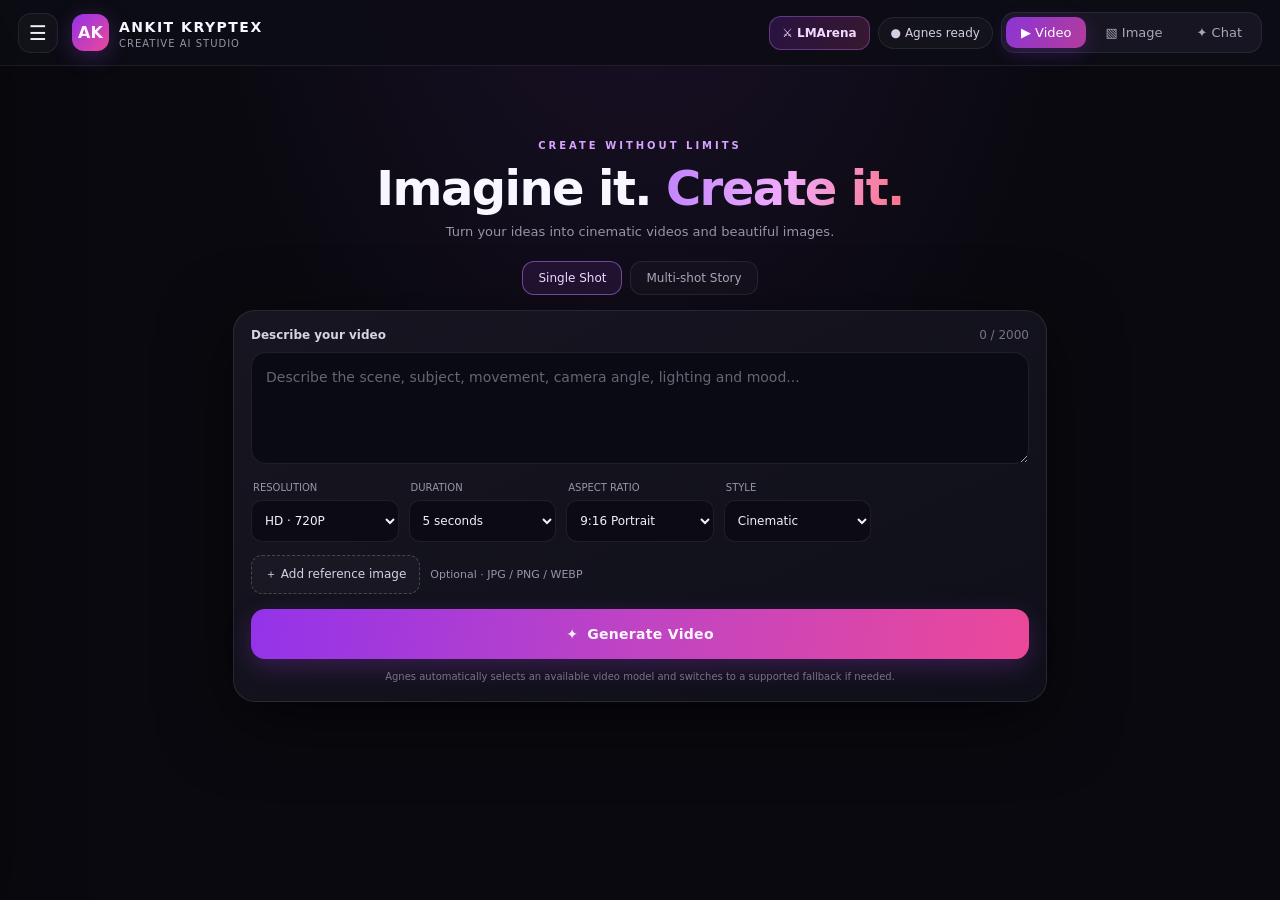
<file: static/index.html>
<!doctype html>
<html lang="en">
<head>
<meta charset="utf-8"><meta name="viewport" content="width=device-width,initial-scale=1,viewport-fit=cover">
<meta name="theme-color" content="#09090f"><title>Ankit Kryptex Studio</title>
<style>
:root{color-scheme:dark;--bg:#09090f;--panel:#11111b;--panel2:#171725;--line:#ffffff14;--muted:#9694a8;--text:#f8f7ff;--purple:#a855f7;--pink:#ec4899;--glow:0 18px 70px #0008;font-family:Inter,ui-sans-serif,system-ui,-apple-system,Segoe UI,sans-serif}
*{box-sizing:border-box}html,body{margin:0;width:100%;min-height:100%;overflow-x:hidden;overflow-y:auto;background:var(--bg);color:var(--text)}button,input,textarea,select{font:inherit}button{cursor:pointer;color:inherit}
body{background:radial-gradient(ellipse at 50% -30%,#542b7d45,transparent 52%),#09090f}
.app{min-height:100dvh;display:flex;flex-direction:column;max-width:100%;overflow:visible}
.top{height:66px;flex:none;display:flex;align-items:center;gap:14px;padding:0 18px;border-bottom:1px solid var(--line);background:#0d0d16eF;backdrop-filter:blur(20px);z-index:5}
.iconbtn{width:40px;height:40px;border:1px solid var(--line);border-radius:13px;background:#ffffff08;display:grid;place-items:center;font-size:20px}
.brand{display:flex;align-items:center;gap:10px;min-width:0}.mark{width:37px;height:37px;border-radius:12px;background:linear-gradient(135deg,#9333ea,#ec4899);display:grid;place-items:center;font-weight:900;box-shadow:0 5px 22px #a855f744}.brand strong{font-size:14px;letter-spacing:1.5px}.brand small{display:block;color:var(--muted);font-size:10px;letter-spacing:1px;margin-top:2px}
.topright{margin-left:auto;display:flex;align-items:center;gap:8px}.pill{border:1px solid var(--line);background:#ffffff08;border-radius:999px;padding:8px 12px;font-size:12px;color:#d6cde4}
.tabs{display:flex;gap:4px;background:#171522;padding:4px;border-radius:14px;border:1px solid var(--line)}.tab{border:0;background:transparent;padding:8px 15px;border-radius:10px;color:#aaa5b7;font-size:13px}.tab.active{background:linear-gradient(120deg,#8b35d6,#b33c9b);color:white;box-shadow:0 5px 18px #8b35d644}
.workspace{flex:1;min-height:0;display:flex;justify-content:center;overflow:visible}.screen{width:min(100%,850px);height:auto;min-height:calc(100dvh - 66px);overflow:visible;padding:clamp(16px,4vw,38px) 18px 40px;scrollbar-width:thin;scrollbar-color:#383044 transparent}
.hero{text-align:center;padding:clamp(12px,4vh,38px) 8px 22px}.eyebrow{font-size:10px;font-weight:800;letter-spacing:3px;color:#d7a3ff}.hero h1{font-size:clamp(29px,6vw,48px);line-height:1.08;margin:12px 0 9px;letter-spacing:-1.6px}.gradient{background:linear-gradient(100deg,#c084fc,#f0abfc,#fb7185);background-clip:text;-webkit-background-clip:text;color:transparent}.hero p{margin:0;color:var(--muted);font-size:13px}
.modebar{display:flex;justify-content:center;gap:8px;margin:0 auto 15px}.mode{padding:9px 15px;border:1px solid var(--line);border-radius:12px;background:#ffffff06;color:#aaa5b7;font-size:12px}.mode.active{border-color:#bd75ef88;background:#a855f71c;color:#efd8ff}
.card{border:1px solid #ffffff17;background:linear-gradient(155deg,#171622f5,#10101af5);border-radius:22px;padding:17px;box-shadow:var(--glow)}
.promptlabel{display:flex;justify-content:space-between;align-items:center;margin:0 0 10px;font-size:12px;color:#d8d2e3;font-weight:700}.counter{color:#777386;font-weight:500}
textarea{width:100%;height:112px;resize:vertical;min-height:85px;max-height:180px;border:1px solid #ffffff16;border-radius:15px;background:#0a0a12;color:white;padding:14px;outline:none;font-size:14px;line-height:1.55}textarea:focus,input:focus,select:focus{border-color:#b66bf2;box-shadow:0 0 0 3px #a855f71c}
textarea::placeholder{color:#676477}
.controls{display:grid;grid-template-columns:repeat(5,minmax(0,1fr));gap:10px;margin-top:14px}.field label{display:block;color:#9995a8;font-size:10px;margin:0 0 7px 2px}.field select{width:100%;height:42px;background:#0c0b14;border:1px solid var(--line);border-radius:11px;color:#f4efff;padding:0 9px;font-size:12px;outline:none}
.refrow{display:flex;align-items:center;gap:10px;margin-top:13px;flex-wrap:wrap}.upload{display:inline-flex;align-items:center;gap:8px;border:1px dashed #ffffff35;background:#ffffff06;border-radius:11px;padding:10px 13px;color:#d8d0e7;font-size:12px}.refname{color:#9d91ad;font-size:11px;overflow:hidden;text-overflow:ellipsis;white-space:nowrap;max-width:220px}.hidden{display:none!important}
.generate{width:100%;height:50px;border:0;border-radius:14px;margin-top:15px;background:linear-gradient(100deg,#9333ea,#c044c3,#ec4899);font-weight:800;font-size:14px;letter-spacing:.3px;box-shadow:0 8px 25px #a13bd844;display:flex;align-items:center;justify-content:center;gap:9px}.generate:disabled{opacity:.55;cursor:wait}
.note{font-size:10px;color:#777386;text-align:center;margin:10px 0 0;line-height:1.5}
.result{margin-top:16px;display:none}.result.show{display:block}.resultbox{border:1px solid var(--line);border-radius:17px;background:#0c0c14;padding:12px}.resulthead{display:flex;justify-content:space-between;align-items:center;margin-bottom:10px;font-size:12px}.resulthead span{color:#a9a1b6}.preview{width:100%;max-height:430px;object-fit:contain;border-radius:12px;background:#050509}.resultactions{display:flex;gap:8px;margin-top:10px}.smallbtn{border:1px solid var(--line);border-radius:10px;background:#ffffff09;padding:9px 12px;font-size:11px}.progress{height:5px;border-radius:9px;background:#282333;overflow:hidden;margin-top:10px}.progress i{display:block;width:36%;height:100%;background:linear-gradient(90deg,#9333ea,#ec4899);animation:loading 1.2s infinite alternate}@keyframes loading{to{width:94%}}
/* Full-screen generation workspace */
.genmodal{position:fixed;inset:0;z-index:20;background:radial-gradient(ellipse at 50% 0%,#542b7d38,transparent 55%),#09090f;display:none;flex-direction:column}
.genmodal.open{display:flex}
.genhead{height:66px;flex:none;display:flex;align-items:center;gap:12px;padding:0 18px;border-bottom:1px solid var(--line);background:#0d0d16}
.genhead strong{font-size:14px}.genhead small{display:block;color:var(--muted);font-size:10px;margin-top:3px}
.genclose{margin-left:auto;width:40px;height:40px;border:1px solid var(--line);border-radius:12px;background:#ffffff09;font-size:24px}
.gencontent{width:min(760px,100%);margin:0 auto;padding:clamp(18px,5vh,44px) 18px 30px;overflow:auto;flex:1}
.genstatuscard{border:1px solid #ffffff1c;border-radius:22px;background:linear-gradient(150deg,#171622,#10101a);padding:clamp(18px,4vw,30px);box-shadow:var(--glow)}
.genbadge{display:inline-flex;align-items:center;gap:8px;border:1px solid #a855f755;background:#a855f71b;color:#e8caff;padding:7px 11px;border-radius:999px;font-size:11px}
.genpulse{width:7px;height:7px;border-radius:50%;background:#c084fc;box-shadow:0 0 12px #c084fc;animation:pulse 1.1s infinite alternate}
@keyframes pulse{to{opacity:.35;transform:scale(.75)}}
.genstatuscard h1{font-size:clamp(24px,5vw,36px);margin:18px 0 8px;letter-spacing:-1px}
.genprompt{color:#a8a2b4;font-size:12px;line-height:1.6;overflow-wrap:anywhere;margin:0 0 22px}
.genprogressline{display:flex;justify-content:space-between;gap:10px;color:#bcb5ca;font-size:12px;margin-bottom:9px}
.genbar{height:9px;background:#292435;border-radius:20px;overflow:hidden}
.genbar i{display:block;width:0;height:100%;border-radius:20px;background:linear-gradient(90deg,#9333ea,#ec4899);transition:width .4s}
.genbar.indeterminate i{width:35%;animation:genmove 1.25s ease-in-out infinite alternate}
@keyframes genmove{to{transform:translateX(185%)}}
.genfoot{color:#777386;font-size:11px;line-height:1.6;margin-top:15px}
.genpreview{margin-top:18px}.genpreview video{display:block;width:100%;max-height:55vh;object-fit:contain;background:#050509;border-radius:14px}
.genactions{display:flex;gap:9px;flex-wrap:wrap;margin-top:13px}
.genreturn{position:fixed;right:16px;bottom:18px;z-index:19;border:1px solid #b66bf2;background:linear-gradient(110deg,#7e22ce,#be328c);border-radius:999px;padding:12px 16px;box-shadow:0 8px 30px #0009;font-size:12px;font-weight:800;display:none}
.genreturn.show{display:block}
.chatpanel{display:none;border:1px solid #ffffff18;background:linear-gradient(155deg,#171622f5,#10101af5);border-radius:20px;overflow:hidden;box-shadow:var(--glow)}
.chatpanel.active{display:flex;flex-direction:column;min-height:55vh;height:calc(100dvh - 250px);max-height:720px}
.chatbar{display:flex;align-items:center;gap:10px;padding:13px;border-bottom:1px solid var(--line)}
.chatbar label{font-size:10px;color:#aaa}
.chatbar select{flex:1;min-width:0;height:38px;background:#0c0b14;border:1px solid var(--line);border-radius:10px;color:#f4efff;padding:0 9px;font-size:11px}
.chatclose{flex:none;width:36px;height:36px;border:1px solid var(--line);border-radius:11px;background:#ffffff09;font-size:23px;line-height:1}
.chatmessages{flex:1;overflow:auto;padding:16px;display:flex;flex-direction:column;gap:12px}
.chatbubble{max-width:90%;padding:12px 14px;border-radius:15px;font-size:13px;line-height:1.6;white-space:pre-wrap;overflow-wrap:anywhere}
.chatbubble.user{align-self:flex-end;background:linear-gradient(120deg,#7430b8,#a33b9c)}
.chatbubble.assistant{align-self:flex-start;background:#211e2c;border:1px solid var(--line)}
.chatcomposer{display:flex;gap:9px;padding:12px;border-top:1px solid var(--line)}
.chatcomposer textarea{height:52px;min-height:52px;max-height:110px;resize:vertical;flex:1}
.chatcomposer button{width:54px;border:0;border-radius:12px;background:linear-gradient(120deg,#9333ea,#ec4899);font-size:18px}
.chatmodelnote{padding:0 14px 10px;color:#777386;font-size:10px}
@media(max-width:620px){.controls{grid-template-columns:repeat(2,minmax(0,1fr))}.chatpanel.active{height:calc(100dvh - 205px);min-height:55vh}.chatbubble{max-width:95%}}
@media(max-width:620px){.genhead{height:60px;padding:0 12px}.gencontent{padding:16px 12px}.genstatuscard{border-radius:18px}}
/* Drawer and history */
.scrim{position:fixed;inset:0;background:#0009;z-index:9;opacity:0;pointer-events:none;transition:.22s}.scrim.open{opacity:1;pointer-events:auto}.drawer{position:fixed;z-index:10;left:0;top:0;bottom:0;width:min(310px,85vw);background:#10101a;border-right:1px solid var(--line);transform:translateX(-105%);transition:.24s;padding:20px;display:flex;flex-direction:column;box-shadow:var(--glow)}.drawer.open{transform:translateX(0)}.drawerhead{display:flex;align-items:center;justify-content:space-between;margin-bottom:30px}.drawerlink{width:100%;text-align:left;border:1px solid transparent;background:transparent;padding:14px;border-radius:12px;color:#d6d0e1;margin:3px 0;font-size:14px}.drawerlink.active,.drawerlink:hover{background:#a855f71b;border-color:#a855f733}.drawerfoot{margin-top:auto;color:#777386;font-size:11px;line-height:1.6}
.overlay{position:fixed;inset:0;background:#09090f;z-index:8;display:none;flex-direction:column}.overlay.open{display:flex}.subtop{height:66px;border-bottom:1px solid var(--line);display:flex;align-items:center;gap:12px;padding:0 16px}.subtop h2{font-size:16px;margin:0}.subbody{flex:1;overflow:auto;padding:18px;max-width:900px;width:100%;margin:0 auto}.historytabs{display:flex;gap:8px;margin-bottom:15px}.historytab{border:1px solid var(--line);border-radius:11px;background:#ffffff08;padding:9px 15px;color:#aaa;font-size:12px}.historytab.active{background:#a855f725;color:#fff;border-color:#a855f766}.historytools{display:flex;gap:8px;align-items:center;flex-wrap:wrap;margin-bottom:14px}.historytools button{border:1px solid var(--line);border-radius:10px;background:#ffffff08;padding:8px 12px;font-size:11px}.historytools .danger{color:#ff9baf;border-color:#f8717144}.historygrid{display:grid;grid-template-columns:repeat(auto-fill,minmax(155px,1fr));gap:12px}.historyitem{position:relative;border:1px solid var(--line);border-radius:14px;background:#14131e;overflow:hidden}.historyitem img,.historyitem video{width:100%;height:130px;object-fit:cover;background:#08080d;display:block}.historymeta{padding:9px}.historymeta p{font-size:11px;color:#d9d2e5;margin:0 0 6px;display:-webkit-box;-webkit-line-clamp:2;-webkit-box-orient:vertical;overflow:hidden}.historymeta small{color:#817b8d;font-size:9px}.selectbox{position:absolute;top:8px;left:8px;width:19px;height:19px;accent-color:#a855f7}.dots{position:absolute;top:6px;right:6px;border:1px solid #ffffff2a;border-radius:8px;background:#09090ddd;width:29px;height:29px}.itemmenu{position:absolute;right:7px;top:39px;z-index:3;background:#211d2b;border:1px solid var(--line);border-radius:10px;padding:5px;min-width:110px;box-shadow:var(--glow)}.itemmenu button{width:100%;text-align:left;border:0;background:transparent;padding:8px;font-size:11px;border-radius:6px}.empty{padding:48px 12px;text-align:center;color:#898397;border:1px dashed #ffffff20;border-radius:15px;font-size:13px;grid-column:1/-1}
@media(max-width:620px){.top{height:60px;padding:0 10px;gap:9px}.brand strong{font-size:11px;letter-spacing:1px}.brand small{font-size:9px}.mark{width:34px;height:34px}.pill{display:none}.screen{padding:14px 12px 20px}.hero{padding:18px 4px}.hero p{font-size:11px}.card{padding:12px;border-radius:18px}.controls{grid-template-columns:repeat(2,minmax(0,1fr));gap:9px}.tabs .tab{padding:8px 11px;font-size:11px}.modebar{margin-bottom:12px}.historygrid{grid-template-columns:repeat(2,minmax(0,1fr))}}
 .arenaTopBtn{border:1px solid #b66bf266;background:linear-gradient(110deg,#9333ea33,#ec489933);color:#f1d9ff;border-radius:12px;padding:9px 12px;font-size:12px;font-weight:750;white-space:nowrap}.arenaTopBtn:active{transform:scale(.97)}
</style></head>
<body>
<div class="app">
<header class="top">
<button class="iconbtn" id="menuBtn" aria-label="Open menu">☰</button>
<div class="brand"><div class="mark">AK</div><div><strong>ANKIT KRYPTEX</strong><small>CREATIVE AI STUDIO</small></div></div>
<div class="topright"><button class="arenaTopBtn" id="arenaBtn" type="button">⚔ LMArena</button><span class="pill" id="apiBadge">● Agnes ready</span><div class="tabs"><button class="tab active" data-tab="video">▶ Video</button><button class="tab" data-tab="image">▧ Image</button><button class="tab" data-tab="chat">✦ Chat</button></div></div>
</header>
<div class="workspace"><main class="screen">
<section class="hero"><div class="eyebrow">CREATE WITHOUT LIMITS</div><h1>Imagine it. <span class="gradient">Create it.</span></h1><p>Turn your ideas into cinematic videos and beautiful images.</p></section>
<div class="modebar" id="videoModes"><button class="mode active" data-mode="single">Single Shot</button><button class="mode" data-mode="multi">Multi-shot Story</button></div>
<section class="card">
<div class="promptlabel"><span id="promptTitle">Describe your video</span><span class="counter" id="counter">0 / 2000</span></div>
<textarea id="prompt" maxlength="2000" placeholder="Describe the scene, subject, movement, camera angle, lighting and mood..."></textarea>
<div class="controls">
<div class="field" id="resolutionField"><label>RESOLUTION</label><select id="resolution"><option value="720P">HD · 720P</option><option value="1080P">Full HD · 1080P</option><option value="1K">1K</option><option value="2K">2K</option></select></div>
<div class="field" id="durationField"><label>DURATION</label><select id="duration"><option value="4">4 seconds</option><option value="5" selected>5 seconds</option><option value="6">6 seconds</option><option value="8">8 seconds</option><option value="10">10 seconds</option><option value="12">12 seconds</option></select></div>
<div class="field"><label>ASPECT RATIO</label><select id="ratio"><option value="9:16">9:16 Portrait</option><option value="16:9">16:9 Landscape</option><option value="1:1">1:1 Square</option><option value="4:3">4:3</option><option value="3:4">3:4</option><option value="21:9">21:9 Cinema</option></select></div>
<div class="field hidden" id="modelField" aria-hidden="true"><select id="modelSelect" tabindex="-1"></select></div>
<div class="field" id="qualityField"><label>STYLE</label><select id="style"><option value="cinematic">Cinematic</option><option value="realistic">Photorealistic</option><option value="anime">Anime</option><option value="3d">3D Render</option><option value="artistic">Artistic</option></select></div>
</div>
<div class="refrow"><label class="upload" for="reference">＋ Add reference image</label><input class="hidden" type="file" id="reference" accept="image/*"><span class="refname" id="refname">Optional · JPG / PNG / WEBP</span><button class="smallbtn hidden" id="clearRef">Remove</button></div>
<button class="generate" id="generate" type="button"><span>✦</span><span id="generateText">Generate Video</span></button>
<p class="note" id="disclaimer">Video generation uses Agnes AI. HD and higher resolutions may use a different model and have different plan costs.</p>
<div class="result" id="result"><div class="resultbox"><div class="resulthead"><strong id="resultTitle">Your creation</strong><span id="resultState">Ready</span></div><div id="preview"></div><div class="resultactions"><button class="smallbtn" id="downloadCurrent">↓ Download</button><button class="smallbtn" id="saveCurrent">Save to History</button></div></div></div>
</section>
<section class="chatpanel" id="chatPanel">
 <div class="chatbar"><strong>Agnes Chat</strong><label for="chatModel">MODEL</label><select id="chatModel">
  <option value="agnes-1.5-flash">Agnes 1.5 Flash · Fast chatting</option>
  <option value="agnes-2.0-flash">Agnes 2.0 Flash · Chat, coding, reasoning</option>
  <option value="agnes-2.5-flash" selected>Agnes 2.5 Flash · Advanced coding & reasoning</option>
  <option value="agnes-2.5-pro-alpha">Agnes 2.5 Pro Alpha · Auto fallback</option>
  <option value="agnes-3.0-flash">Agnes 3.0 Flash · Newer text model</option>
 </select><button class="chatclose" id="closeChat" aria-label="Back to video and image">×</button></div>
 <div class="chatmessages" id="chatMessages"><div class="chatbubble assistant">Hi! Main Agnes AI hoon. Aap mujhse chat, coding aur reasoning ke questions pooch sakte ho.</div></div>
 <div class="chatcomposer"><textarea id="chatInput" placeholder="Message Agnes..." maxlength="6000"></textarea><button id="chatSend" aria-label="Send message">➤</button></div>
 <div class="chatmodelnote" id="chatModelNote">Selected model unavailable hua to supported fallback model automatically try hoga.</div>
</section>
</main></div>
</div>
<div class="scrim" id="scrim"></div>
<aside class="drawer" id="drawer"><div class="drawerhead"><div class="brand"><div class="mark">AK</div><div><strong>ANKIT KRYPTEX</strong><small>STUDIO MENU</small></div></div><button class="iconbtn" id="closeDrawer">×</button></div>
<button class="drawerlink active" data-page="home">⌂　 Home</button><button class="drawerlink" data-page="history">◷　 History</button><button class="drawerlink" data-page="subscription">✧　 Subscription</button><button class="drawerlink" data-page="settings">⚙　 Settings</button><button class="drawerlink" data-page="arena">⚔　 LMArena</button><div class="drawerfoot">Your creations are saved in this browser. History auto-clears after 3 days.</div></aside>
<section class="overlay" id="historyPage"><div class="subtop"><button class="iconbtn backHome">‹</button><h2>Creation History</h2><span class="pill" style="margin-left:auto">Auto-delete · 3 days</span></div><div class="subbody"><div class="historytabs"><button class="historytab active" data-history="video">Video History</button><button class="historytab" data-history="image">Image History</button></div><div class="historytools"><button id="selectAll">Select all</button><button id="deleteSelected" class="danger">Delete selected</button><span id="historyCount" style="color:#898397;font-size:11px;margin-left:auto"></span></div><div class="historygrid" id="historyGrid"></div></div></section>
<section class="overlay" id="subscriptionPage"><div class="subtop"><button class="iconbtn backHome">‹</button><h2>Subscription</h2></div><div class="subbody"><div class="card"><div class="eyebrow">YOUR PLAN</div><h2 style="font-size:28px;margin:10px 0">Agnes API Plan</h2><p style="color:#aaa;font-size:13px;line-height:1.7">Generation availability, credits and charges are controlled by the Agnes API key connected to the backend. Ankit Kryptex does not currently sell or charge for a subscription here.</p><a href="https://platform.agnes-ai.com" target="_blank" rel="noopener" style="color:#d9a7ff;font-size:13px">Manage Agnes API access ↗</a></div></div></section>
<section class="overlay" id="arenaPage">
 <div class="subtop"><button class="iconbtn backHome">‹</button><h2>LMArena</h2><span class="pill" style="margin-left:auto">External service</span></div>
 <div class="subbody">
  <div class="card" style="margin-bottom:14px">
   <div class="eyebrow">AI MODEL ARENA</div>
   <h2 style="font-size:25px;margin:10px 0">Compare AI models</h2>
   <p style="color:#aaa;font-size:13px;line-height:1.7">LMArena is an independent service. If its website allows embedding, it will appear below. Otherwise use the Open LMArena button.</p>
   <a href="https://lmarena.ai/" target="_blank" rel="noopener noreferrer" class="smallbtn" style="display:inline-flex;text-decoration:none">↗ Open LMArena</a>
  </div>
  <div class="card" style="padding:8px">
   <iframe title="LMArena" src="https://lmarena.ai/" loading="lazy" referrerpolicy="strict-origin-when-cross-origin" allow="clipboard-read; clipboard-write" style="display:block;width:100%;height:70vh;min-height:520px;border:0;border-radius:14px;background:#fff" sandbox="allow-scripts allow-same-origin allow-forms allow-popups allow-popups-to-escape-sandbox"></iframe>
  </div>
  <div class="card" style="margin-top:14px">
   <strong>API integration</strong>
   <p style="color:#aaa;font-size:13px;line-height:1.7">Disabled — LMArena has no verified public developer API for this integration. We will only enable this after an official supported API becomes available. Private endpoints or account-session workarounds will not be used.</p>
  </div>
  <p class="note">LMArena usage happens on LMArena. Showing it here does not make its ads or views your ad revenue.</p>
 </div>
</section>
<section class="overlay" id="settingsPage"><div class="subtop"><button class="iconbtn backHome">‹</button><h2>Settings</h2></div><div class="subbody"><div class="card"><strong>Storage & privacy</strong><p style="color:#aaa;font-size:13px;line-height:1.7">History is stored only in this browser on this device. Entries are automatically removed after 3 days. Clearing browser data also clears history. Your Agnes API key stays on the server and is never sent to this page.</p><button class="smallbtn" id="clearHistoryAll">Clear all history</button></div></div></section>
<section class="genmodal" id="generationModal" aria-live="polite">
 <header class="genhead"><div class="mark">AK</div><div><strong id="genHeadTitle">VIDEO GENERATION</strong><small>ANKIT KRYPTEX AI STUDIO</small></div><button class="genclose" id="closeGeneration" aria-label="Close generation interface">×</button></header>
 <div class="gencontent"><div class="genstatuscard">
  <span class="genbadge"><i class="genpulse" id="genPulse"></i><span id="genBadgeText">Preparing</span></span>
  <h1 id="genTitle">Your video is being created</h1>
  <p class="genprompt" id="genPrompt"></p>
  <div class="genprogressline"><span id="genStatus">Starting request…</span><strong id="genPercent">—</strong></div>
  <div class="genbar indeterminate" id="genBar"><i id="genBarFill"></i></div>
  <p class="genfoot" id="genFoot">Keep this page open while Agnes processes your video. You can close this screen with ×; generation will continue in the background.</p>
  <div class="genpreview" id="genPreview"></div>
  <div class="genactions hidden" id="genActions"><button class="smallbtn" id="genDownload">↓ Download video</button><button class="smallbtn" id="genSave">✓ Saved in History</button></div>
 </div></div>
</section>
<button class="genreturn" id="returnGeneration">↗ Return to video generation</button>
<script>
const $=s=>document.querySelector(s);
const all=s=>Array.from(document.querySelectorAll(s));
const API_BASE='https://ankit-kryptex-ai.onrender.com';
let activeTab='video',videoMode='single',historyType='video',referenceData='',currentResult=null,selected=new Set();
const HISTORY_KEY='akStudioHistoryV1',THREE_DAYS=3*24*60*60*1000;
function getHistory(){try{return JSON.parse(localStorage.getItem(HISTORY_KEY)||'[]')}catch{return []}}
function setHistory(items){localStorage.setItem(HISTORY_KEY,JSON.stringify(items))}
function cleanHistory(){const now=Date.now();const items=getHistory().filter(x=>now-x.created<THREE_DAYS);setHistory(items);return items}
function drawer(open){$('#drawer').classList.toggle('open',open);$('#scrim').classList.toggle('open',open)}
function showPage(name){['history','subscription','settings','arena'].forEach(p=>$('#'+p+'Page').classList.toggle('open',p===name));drawer(false);if(name==='history')renderHistory()}
function home(){['history','subscription','settings','arena'].forEach(p=>$('#'+p+'Page').classList.remove('open'));drawer(false)}
$('#arenaBtn').onclick=()=>showPage('arena');
$('#menuBtn').onclick=()=>drawer(true);$('#closeDrawer').onclick=()=>drawer(false);$('#scrim').onclick=()=>drawer(false);all('.backHome').forEach(b=>b.onclick=home);
all('.drawerlink').forEach(b=>b.onclick=()=>{const p=b.dataset.page;if(p==='home')home();else showPage(p)});
function switchTab(tab){
 activeTab=tab;all('.tab').forEach(b=>b.classList.toggle('active',b.dataset.tab===tab));
 const chat=tab==='chat';$('#videoModes').classList.toggle('hidden',tab!=='video');$('.card').classList.toggle('hidden',chat);$('#chatPanel').classList.toggle('active',chat);
 $('#durationField').classList.toggle('hidden',tab!=='video');$('#resolutionField').classList.toggle('hidden',chat);$('#qualityField').classList.toggle('hidden',tab!=='video');$('#refrow')?.classList.toggle('hidden',chat);
 $('#modelField').classList.add('hidden');
 $('#resolution').innerHTML=tab==='video'?'<option value="720P">HD · 720P</option><option value="1080P">Full HD · 1080P</option><option value="1K">1K</option><option value="2K">2K</option>':'<option value="1K">1K</option><option value="2K">2K</option><option value="3K">3K</option><option value="4K">4K</option>';
 const opts=tab==='video'?[['agnes-video-2.5-flash','Agnes Video 2.5 Flash']]:[['agnes-image-2.0-flash','Agnes Image 2.0 Flash'],['agnes-image-2.1-flash','Agnes Image 2.1 Flash · Editing'],['agnes-image-2.0','Agnes-Image-2.0 · Advanced']];
 $('#modelSelect').innerHTML=opts.map((o,i)=>'<option value="'+o[0]+'" '+(i===0?'selected':'')+'>'+o[1]+'</option>').join('');
 $('#promptTitle').textContent=tab==='video'?'Describe your video':'Describe your image';$('#prompt').placeholder=tab==='video'?'Describe the scene, subject, movement, camera angle, lighting and mood...':'Describe the image you want to create...';
 $('#generateText').textContent=tab==='video'?'Generate Video':'Generate Image';$('#disclaimer').textContent=tab==='video'?'Agnes automatically selects an available video model and switches to a supported fallback if needed.':'Agnes automatically selects an available image model and switches to a supported fallback if needed.';
 $('#result').classList.remove('show');currentResult=null;
}
all('.tab').forEach(b=>b.onclick=()=>switchTab(b.dataset.tab));
all('.mode').forEach(b=>b.onclick=()=>{videoMode=b.dataset.mode;all('.mode').forEach(x=>x.classList.toggle('active',x===b))});
$('#prompt').addEventListener('input',()=>$('#counter').textContent=$('#prompt').value.length+' / 2000');
$('#reference').onchange=async e=>{const f=e.target.files[0];if(!f)return;if(f.size>8*1024*1024){alert('Reference image 8 MB se chhoti honi chahiye.');e.target.value='';return}referenceData=await new Promise((resolve,reject)=>{const r=new FileReader();r.onload=()=>resolve(r.result);r.onerror=reject;r.readAsDataURL(f)});$('#refname').textContent=f.name;$('#clearRef').classList.remove('hidden')};
$('#clearRef').onclick=()=>{referenceData='';$('#reference').value='';$('#refname').textContent='Optional · JPG / PNG / WEBP';$('#clearRef').classList.add('hidden')};
function addHistory(item){const items=cleanHistory();items.unshift(item);setHistory(items.slice(0,100))}
function displayResult(item){currentResult=item;$('#result').classList.add('show');$('#resultTitle').textContent=item.type==='video'?'Your video':'Your image';$('#resultState').textContent='Completed';$('#preview').innerHTML='';if(item.type==='video'){const v=document.createElement('video');v.className='preview';v.controls=true;v.playsInline=true;v.src=item.url;$('#preview').append(v)}else{const img=document.createElement('img');img.className='preview';img.src=item.url;img.alt='Generated image';$('#preview').append(img)}}
async function downloadItem(item){const url=API_BASE+'/api/media/download?url='+encodeURIComponent(item.url);const a=document.createElement('a');a.href=url;a.download='ankit-kryptex-'+item.type;a.click()}
$('#downloadCurrent').onclick=()=>currentResult&&downloadItem(currentResult);
$('#saveCurrent').onclick=()=>{if(!currentResult)return;const exists=getHistory().some(x=>x.id===currentResult.id);if(!exists)addHistory(currentResult);$('#saveCurrent').textContent='Saved ✓';setTimeout(()=>$('#saveCurrent').textContent='Saved in History',1800)};
let activeGenerationItem=null, generationOpen=false;
function openGeneration(){generationOpen=true;$('#generationModal').classList.add('open');$('#returnGeneration').classList.remove('show')}
function closeGeneration(){generationOpen=false;$('#generationModal').classList.remove('open');$('#returnGeneration').classList.add('show')}
$('#closeGeneration').onclick=closeGeneration;
$('#returnGeneration').onclick=openGeneration;
function setGenProgress(status,progress=null,detail=''){
 $('#genStatus').textContent=status;
 if(Number.isFinite(Number(progress))&&progress!==null&&progress!==''){
  const pct=Math.max(0,Math.min(100,Number(progress)));
  $('#genPercent').textContent=Math.round(pct)+'%';
  $('#genBar').classList.remove('indeterminate');
  $('#genBarFill').style.width=pct+'%';
 }else{
  $('#genPercent').textContent='Working…';
  $('#genBar').classList.add('indeterminate');
  $('#genBarFill').style.width='';
 }
 if(detail)$('#genFoot').textContent=detail;
}
function showGenError(message){
 $('#genBadgeText').textContent='Generation failed';
 $('#genPulse').style.display='none';
 $('#genTitle').textContent='Generation could not be completed';
 $('#genStatus').textContent='Error';
 $('#genPercent').textContent='—';
 $('#genBar').classList.remove('indeterminate');
 $('#genBarFill').style.width='0%';
 $('#genFoot').textContent=message;
 $('#genPreview').innerHTML='';
 $('#genActions').classList.add('hidden');
}
function showGenVideo(item){
 $('#genHeadTitle').textContent='VIDEO GENERATION';
 activeGenerationItem=item;
 $('#genBadgeText').textContent='Video ready';
 $('#genPulse').style.display='none';
 $('#genTitle').textContent='Your video is ready!';
 $('#genStatus').textContent='Completed';
 $('#genPercent').textContent='100%';
 $('#genBar').classList.remove('indeterminate');
 $('#genBarFill').style.width='100%';
 $('#genFoot').textContent='Your video has been saved in History on this device.';
 $('#genPreview').innerHTML='';
 const v=document.createElement('video');v.controls=true;v.playsInline=true;v.preload='metadata';v.src=item.url;$('#genPreview').append(v);
 $('#genActions').classList.remove('hidden');
 $('#genDownload').onclick=()=>downloadItem(item);
 $('#genSave').textContent='✓ Saved in History';
}
async function readJson(response){const raw=await response.text();try{return JSON.parse(raw)}catch{return {detail:raw.slice(0,700)||'Server returned an empty response.'}}}
async function generate(){
 const rawPrompt=$('#prompt').value.trim();if(!rawPrompt){$('#prompt').focus();return}
 const style=$('#style').value;
 const styleText={cinematic:'cinematic lighting and camera work',realistic:'photorealistic realistic visual style',anime:'anime visual style','3d':'high-quality 3D rendered visual style',artistic:'artistic illustration style'}[style]||'';
 const prompt=rawPrompt+(styleText?'\nVisual style: '+styleText+'.':'');
 const btn=$('#generate');btn.disabled=true;$('#generateText').textContent='Creating…';
 if(activeTab==='image'){
  $('#genHeadTitle').textContent='IMAGE GENERATION';
  $('#genBadgeText').textContent='Connecting to Agnes';$('#genPulse').style.display='block';
  $('#genTitle').textContent='Your image is being created';$('#genPrompt').textContent=prompt;
  $('#genPreview').innerHTML='';$('#genActions').classList.add('hidden');
  setGenProgress('Sending image request…',null,'Agnes is creating your image. You can close this screen with × and reopen it using the purple Return button.');
  openGeneration();
  try{
   const r=await fetch(API_BASE+'/api/media/image',{method:'POST',headers:{'Content-Type':'application/json'},body:JSON.stringify({prompt,model:$('#modelSelect').value,ratio:$('#ratio').value,resolution:$('#resolution').value,reference_image:referenceData||null})});
   const d=await readJson(r);if(!r.ok)throw new Error((d.detail||'Image generation failed')+(d.code?' ['+d.code+']':''));
   if(!d.url)throw new Error('Agnes response mein image URL nahi mila.');
   const item={id:crypto.randomUUID(),type:'image',url:d.url,prompt,created:Date.now(),model:d.model};addHistory(item);displayResult(item);
   $('#genBadgeText').textContent='Image ready';$('#genPulse').style.display='none';
   $('#genTitle').textContent='Your image is ready!';$('#genStatus').textContent='Completed';$('#genPercent').textContent='100%';
   $('#genBar').classList.remove('indeterminate');$('#genBarFill').style.width='100%';
   $('#genFoot').textContent='Your image has been saved in History on this device.';$('#genPreview').innerHTML='';
   const img=document.createElement('img');img.className='preview';img.src=item.url;img.alt='Generated image';$('#genPreview').append(img);
   $('#genActions').classList.remove('hidden');$('#genDownload').textContent='↓ Download image';$('#genDownload').onclick=()=>downloadItem(item);$('#genSave').textContent='✓ Saved in History';
  }catch(e){showGenError(e.message||'Image generation failed.');}
  finally{btn.disabled=false;$('#generateText').textContent='Generate Image'}
  return;
 }
 $('#genBadgeText').textContent='Connecting to Agnes';
 $('#genPulse').style.display='block';
 $('#genTitle').textContent='Your video is being created';
 $('#genPrompt').textContent=prompt;
 $('#genPreview').innerHTML='';
 $('#genActions').classList.add('hidden');
 setGenProgress('Submitting your request…',null,'Agnes will create the video in the background. You can close this screen with × and return using the purple button.');
 openGeneration();
 try{
  let createResponse,d;
  // Retry only temporary failures. Permanent errors such as exhausted quota (402),
  // invalid keys (401/403), or invalid prompts are shown immediately.
  const retryDelays=[10000,15000,20000,30000,45000,60000,60000,60000,60000,60000];
  const retryableStatuses=[408,429,500,502,503,504];
  for(let attempt=0;;attempt++){
   let networkError=null;
   try{
    createResponse=await fetch(API_BASE+'/api/media/video',{method:'POST',headers:{'Content-Type':'application/json'},body:JSON.stringify({prompt,model:$('#modelSelect').value,ratio:$('#ratio').value,duration:Number($('#duration').value),resolution:$('#resolution').value,mode:videoMode,reference_image:referenceData||null})});
    d=await readJson(createResponse);
   }catch(error){
    networkError=error;
    d={detail:'Temporary network error. Retrying automatically…'};
   }
   if(createResponse?.ok)break;
   const temporaryFailure=networkError||retryableStatuses.includes(createResponse?.status)||String(d.code||'').toLowerCase()==='video_queue_full';
   if(!temporaryFailure||attempt>=retryDelays.length){
    const detail=networkError?'Network connection failed after automatic retries.':(d.detail||'Agnes video request failed.');
    throw new Error(detail+(d.code?' ['+d.code+']':''));
   }
   const delay=retryDelays[attempt];
   $('#genBadgeText').textContent='Temporary issue — retrying';
   for(let left=Math.ceil(delay/1000);left>0;left--){
    setGenProgress('Request failed temporarily — retry '+(attempt+1)+'/'+retryDelays.length+' in '+left+'s',null,'Video request accept nahi hui. Website automatically dobara try kar rahi hai. API keys backend mein rotate hoti hain; quota/key errors par retry nahi hoga.');
    await new Promise(resolve=>setTimeout(resolve,1000));
   }
  }
  let videoId=d.video_id||d.id;
  let model=d.model||'huggingface';
  if(!videoId)throw new Error('Agnes ne video task ID return nahi kiya. Response: '+JSON.stringify(d).slice(0,300));
  $('#genBadgeText').textContent='Generating';
  $('#genFoot').textContent='Your task has been accepted. Generation continues even if you close this screen. Use the purple Return button to reopen it.';
  let result=null,completed=false,wait=4000;
  for(let i=0;i<150;i++){
   if(i>0)await new Promise(res=>setTimeout(res,wait));
   const poll=await fetch(API_BASE+'/api/media/video/'+encodeURIComponent(videoId)+'?model_name='+encodeURIComponent(model));
   result=await readJson(poll);
   if(result.video_id && result.video_id!==videoId) videoId=result.video_id;
   if(result.model) model=result.model;
   if(result.detail) $('#genFoot').textContent=result.detail;
   if(!poll.ok){
    if([408,429,500,502,503,504].includes(poll.status)&&i<149){wait=Math.min(15000,wait+3000);setGenProgress('Agnes is busy — retrying…',null,result.detail||'Retrying status check.');continue}
    throw new Error(result.detail||'Could not check video status.');
   }
   const state=String(result.status||'').toLowerCase();
   const progress=Number.isFinite(Number(result.progress))?Number(result.progress):null;
   setGenProgress(state==='queued'?'Waiting in queue':state==='in_progress'||state==='processing'?'Generating video…':state==='completed'||state==='succeeded'||state==='success'||state==='done'?'Finishing video…':'Checking generation status',progress);
   if(['completed','succeeded','success','done'].includes(state)||result.url){completed=true;break}
   if(['failed','error','cancelled','canceled'].includes(state))throw new Error(result.error||result.message||'Agnes video generation failed.');
   wait=Math.min(12000,wait+1000);
  }
  if(!completed)throw new Error('Video abhi tak ready nahi hua. Aap History check kar sakte hain ya baad mein dobara try karein.');
  const url=result.url||result.video_url||(result.data&&result.data.url);
  if(!url)throw new Error('Agnes ne completed status diya, lekin video URL nahi mila.');
  const item={id:crypto.randomUUID(),type:'video',url,prompt,created:Date.now(),model};
  addHistory(item);displayResult(item);showGenVideo(item);
 }catch(e){showGenError(e.message||'Something went wrong.')}
 finally{btn.disabled=false;$('#generateText').textContent='Generate Video'}
}
$('#generate').onclick=generate;

let chatMessages=[];
function addChatBubble(role,content){const el=document.createElement('div');el.className='chatbubble '+role;el.textContent=content;$('#chatMessages').append(el);$('#chatMessages').scrollTop=$('#chatMessages').scrollHeight;return el}
async function sendChat(){
 const input=$('#chatInput'),message=input.value.trim();if(!message)return;
 input.value='';addChatBubble('user',message);chatMessages.push({role:'user',content:message});
 const send=$('#chatSend');send.disabled=true;send.textContent='…';
 const wait=addChatBubble('assistant','Agnes is thinking…');
 try{
  const r=await fetch(API_BASE+'/api/media/chat',{method:'POST',headers:{'Content-Type':'application/json'},body:JSON.stringify({model:$('#chatModel').value,messages:chatMessages})});
  const d=await readJson(r);if(!r.ok)throw new Error(d.detail||'Chat request failed.');
  wait.textContent=typeof d.reply==='string'?d.reply:JSON.stringify(d.reply);
  chatMessages.push({role:'assistant',content:wait.textContent});
  $('#chatModelNote').textContent='Responded with '+(d.model||'Agnes model')+'. Fallback automatic hai.';
 }catch(e){wait.textContent='Error: '+e.message;chatMessages.pop();}
 finally{send.disabled=false;send.textContent='➤';input.focus()}
}
$('#chatSend').onclick=sendChat;
$('#closeChat').onclick=()=>switchTab('video');
$('#chatInput').addEventListener('keydown',e=>{if(e.key==='Enter'&&!e.shiftKey){e.preventDefault();sendChat()}});

function renderHistory(){const items=cleanHistory().filter(x=>x.type===historyType);selected.clear();$('#historyCount').textContent=items.length+' items';$('#historyGrid').innerHTML='';if(!items.length){$('#historyGrid').innerHTML='<div class="empty">No '+historyType+' creations yet.<br>Generated results will appear here.</div>';return}items.forEach(item=>{const card=document.createElement('article');card.className='historyitem';const media=document.createElement(item.type==='video'?'video':'img');media.src=item.url;if(item.type==='video'){media.muted=true;media.preload='metadata'}else media.alt='Generated image';const check=document.createElement('input');check.type='checkbox';check.className='selectbox';check.onchange=()=>{if(check.checked)selected.add(item.id);else selected.delete(item.id)};const dots=document.createElement('button');dots.className='dots';dots.textContent='⋮';dots.onclick=()=>{const old=card.querySelector('.itemmenu');if(old){old.remove();return}const menu=document.createElement('div');menu.className='itemmenu';const dl=document.createElement('button');dl.textContent='↓ Download';dl.onclick=()=>downloadItem(item);const del=document.createElement('button');del.textContent='Delete';del.onclick=()=>{setHistory(getHistory().filter(x=>x.id!==item.id));renderHistory()};menu.append(dl,del);card.append(menu)};const meta=document.createElement('div');meta.className='historymeta';const p=document.createElement('p');p.textContent=item.prompt;const small=document.createElement('small');small.textContent=new Date(item.created).toLocaleString();meta.append(p,small);card.append(media,check,dots,meta);$('#historyGrid').append(card)})}
all('.historytab').forEach(b=>b.onclick=()=>{historyType=b.dataset.history;all('.historytab').forEach(x=>x.classList.toggle('active',x===b));renderHistory()});
$('#selectAll').onclick=()=>{all('#historyGrid .selectbox').forEach(c=>{c.checked=true;c.onchange();})};
$('#deleteSelected').onclick=()=>{if(!selected.size){alert('Pehle items select karo.');return}setHistory(getHistory().filter(x=>!selected.has(x.id)));renderHistory()};
$('#clearHistoryAll').onclick=()=>{if(confirm('Is browser ki saari saved history clear kar dein?')){setHistory([]);alert('History cleared.')}};
switchTab('video');
cleanHistory();
</script></body></html>
</file>
